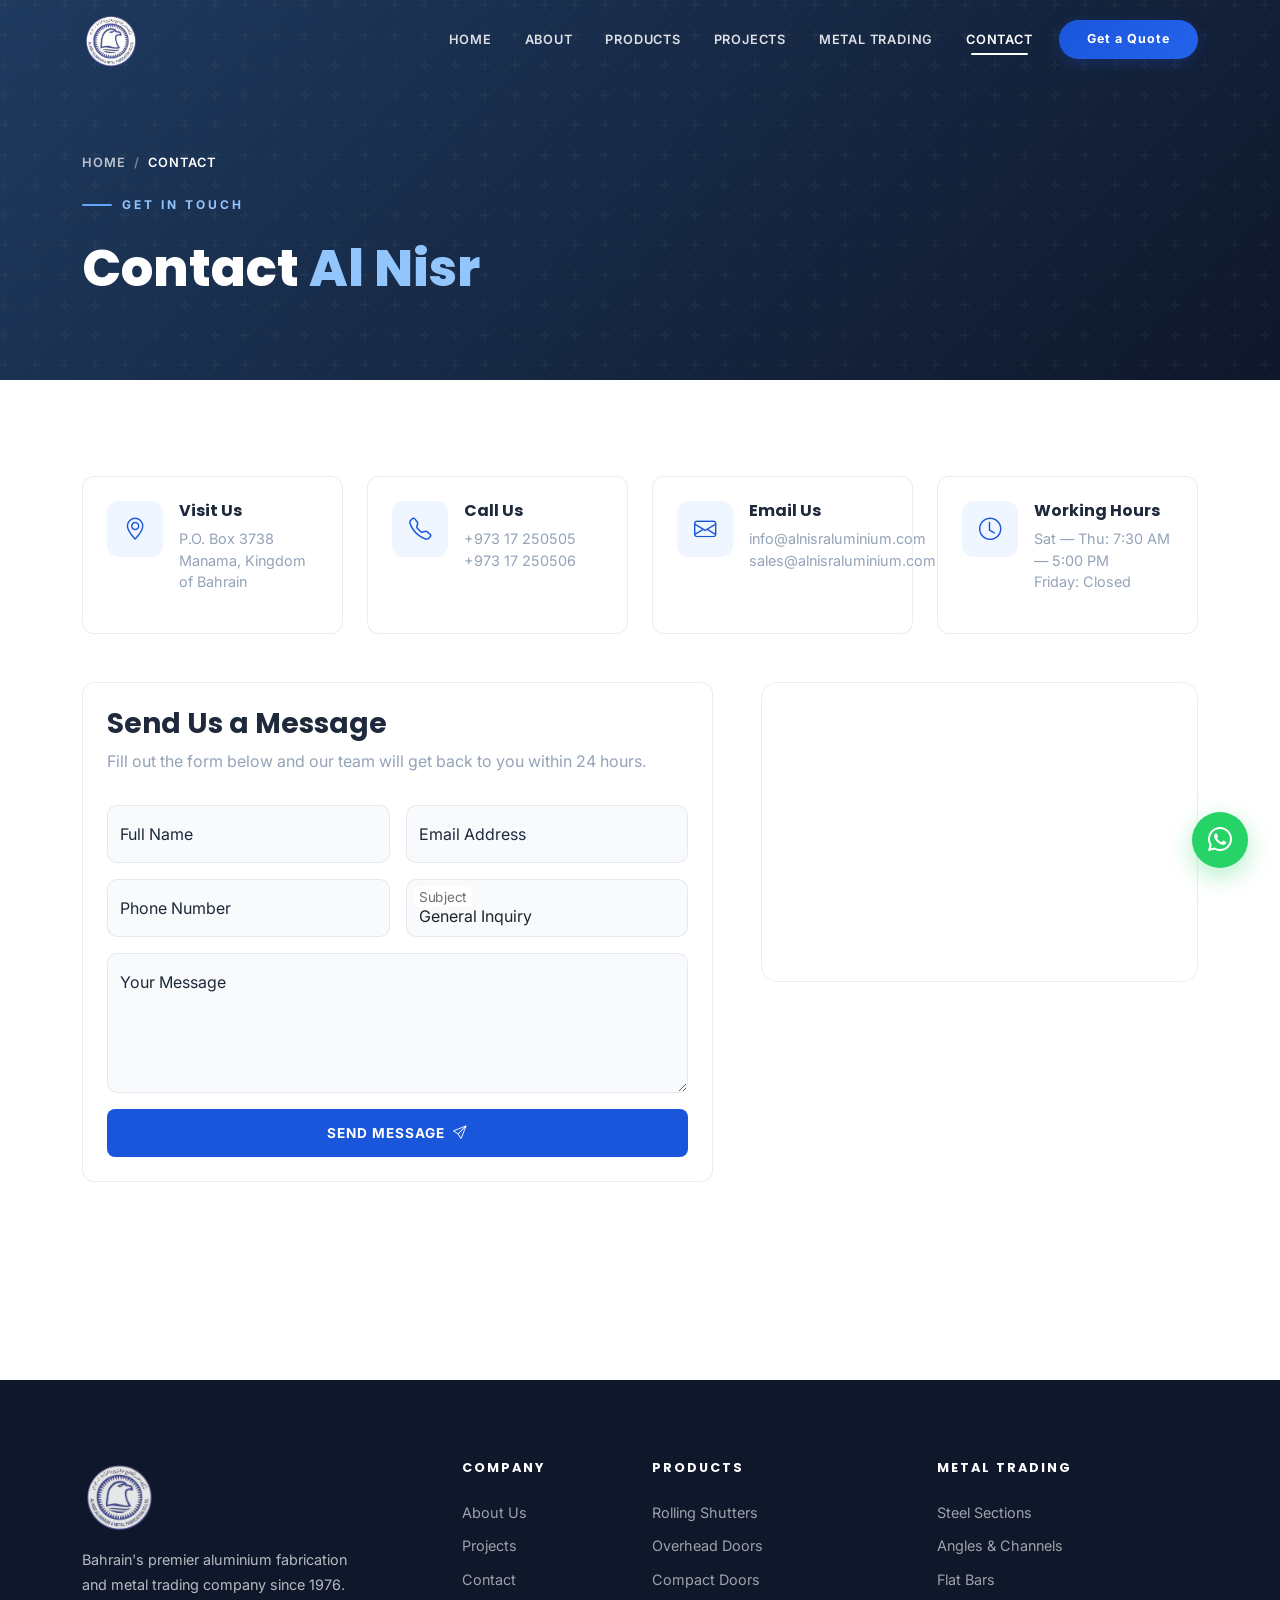
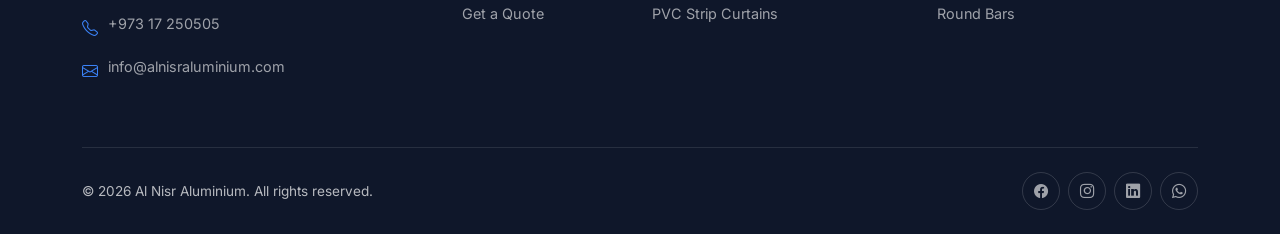
<file: contact.html>
<!DOCTYPE html>
<html lang="en">
<head>
<meta charset="UTF-8">
<meta name="viewport" content="width=device-width, initial-scale=1.0">
<title>Contact Us | Al Nisr Aluminium &amp; Metal Trading</title>
<meta name="description" content="Get in touch with Al Nisr for aluminium fabrication and metal trading inquiries in Bahrain.">
<link href="https://cdn.jsdelivr.net/npm/bootstrap@5.3.3/dist/css/bootstrap.min.css" rel="stylesheet">
<link href="https://cdn.jsdelivr.net/npm/bootstrap-icons@1.11.3/font/bootstrap-icons.min.css" rel="stylesheet">
<link href="css/styles.css" rel="stylesheet">
</head>
<body>

<nav class="an-navbar transparent-nav navbar navbar-expand-lg">
<div class="container">
<a class="navbar-brand" href="index.html"><img src="images/logo.png" alt="Al Nisr Aluminium & Metal Fabrication"></a>
<button class="navbar-toggler" type="button" data-bs-toggle="collapse" data-bs-target="#mainNav"><span class="navbar-toggler-icon"></span></button>
<div class="collapse navbar-collapse" id="mainNav">
<ul class="navbar-nav ms-auto align-items-center gap-1">
<li class="nav-item"><a class="nav-link" href="index.html">Home</a></li>
<li class="nav-item"><a class="nav-link" href="about.html">About</a></li>
<li class="nav-item"><a class="nav-link" href="products.html">Products</a></li>
<li class="nav-item"><a class="nav-link" href="projects.html">Projects</a></li>
<li class="nav-item"><a class="nav-link" href="metal-trading.html">Metal Trading</a></li>
<li class="nav-item"><a class="nav-link active" href="contact.html">Contact</a></li>
<li class="nav-item ms-2"><a class="btn btn-quote" href="request-quote.html">Get a Quote</a></li>
</ul>
</div>
</div>
</nav>

<section class="page-banner">
<div class="container position-relative" style="z-index:1;padding-top:var(--nav-h)">
<nav aria-label="breadcrumb"><ol class="breadcrumb"><li class="breadcrumb-item"><a href="index.html">Home</a></li><li class="breadcrumb-item active">Contact</li></ol></nav>
<div class="section-eyebrow"><div class="line" style="background:#60a5fa"></div><span style="color:#93c5fd">Get in Touch</span></div>
<h1 class="mt-2">Contact <span style="color:#93c5fd">Al Nisr</span></h1>
</div>
</section>

<!-- CONTACT CARDS -->
<section class="section-padding">
<div class="container">
<div class="row g-4 mb-5">
<div class="col-md-6 col-lg-3 fade-up">
<div class="contact-info-card">
<div class="icon-box"><i class="bi bi-geo-alt"></i></div>
<div><h5>Visit Us</h5><p>P.O. Box 3738<br>Manama, Kingdom of Bahrain</p></div>
</div>
</div>
<div class="col-md-6 col-lg-3 fade-up delay-1">
<div class="contact-info-card">
<div class="icon-box"><i class="bi bi-telephone"></i></div>
<div><h5>Call Us</h5><p><a href="tel:+97317250505">+973 17 250505</a><br><a href="tel:+97317250506">+973 17 250506</a></p></div>
</div>
</div>
<div class="col-md-6 col-lg-3 fade-up delay-2">
<div class="contact-info-card">
<div class="icon-box"><i class="bi bi-envelope"></i></div>
<div><h5>Email Us</h5><p><a href="mailto:info@alnisraluminium.com">info@alnisraluminium.com</a><br><a href="mailto:sales@alnisraluminium.com">sales@alnisraluminium.com</a></p></div>
</div>
</div>
<div class="col-md-6 col-lg-3 fade-up delay-3">
<div class="contact-info-card">
<div class="icon-box"><i class="bi bi-clock"></i></div>
<div><h5>Working Hours</h5><p>Sat — Thu: 7:30 AM — 5:00 PM<br>Friday: Closed</p></div>
</div>
</div>
</div>

<!-- FORM + MAP -->
<div class="row g-5">
<div class="col-lg-7 fade-up">
<div class="glass-card p-4">
<h3 style="font-weight:700;margin-bottom:0.5rem">Send Us a Message</h3>
<p style="color:var(--silver);margin-bottom:2rem">Fill out the form below and our team will get back to you within 24 hours.</p>
<form id="contactForm">
<div class="row g-3">
<div class="col-md-6">
<div class="form-floating"><input type="text" class="form-control" id="contactName" placeholder="Full Name" required><label for="contactName">Full Name</label></div>
</div>
<div class="col-md-6">
<div class="form-floating"><input type="email" class="form-control" id="contactEmail" placeholder="Email" required><label for="contactEmail">Email Address</label></div>
</div>
<div class="col-md-6">
<div class="form-floating"><input type="tel" class="form-control" id="contactPhone" placeholder="Phone"><label for="contactPhone">Phone Number</label></div>
</div>
<div class="col-md-6">
<div class="form-floating">
<select class="form-select" id="contactSubject"><option selected>General Inquiry</option><option>Product Inquiry</option><option>Metal Trading</option><option>Quote Request</option><option>After-Sales Support</option></select>
<label for="contactSubject">Subject</label>
</div>
</div>
<div class="col-12">
<div class="form-floating"><textarea class="form-control" id="contactMessage" placeholder="Message" style="height:140px" required></textarea><label for="contactMessage">Your Message</label></div>
</div>
<div class="col-12">
<button type="submit" class="btn-primary-an w-100 justify-content-center">Send Message <i class="bi bi-send"></i></button>
</div>
</div>
</form>
</div>
</div>
<div class="col-lg-5 fade-up delay-1">
<!-- MAP -->
<div class="rounded-4 overflow-hidden mb-4" style="height:300px;border:1px solid var(--glass-border)">
<iframe src="https://www.google.com/maps/embed?pb=!1m18!1m12!1m3!1d3579.8!2d50.58!3d26.22!2m3!1f0!2f0!3f0!3m2!1i1024!2i768!4f13.1!3m3!1m2!1s0x0%3A0x0!2zMjbCsDEzJzEyLjAiTiA1MMKwMzQnNDguMCJF!5e0!3m2!1sen!2sbh!4v1620000000000" width="100%" height="300" style="border:0" allowfullscreen="" loading="lazy"></iframe>
</div>
<!-- WHATSAPP CTA -->
<div class="glass-card text-center p-4">
<div style="font-size:2.5rem;color:#25D366"><i class="bi bi-whatsapp"></i></div>
<h4 style="font-weight:700;margin:1rem 0 0.5rem">Quick Response via WhatsApp</h4>
<p style="color:var(--silver);font-size:0.9rem">Get instant answers to your questions. Our team is available during business hours.</p>
<a href="https://wa.me/97317250505" class="btn-primary-an mt-2 w-100 justify-content-center" style="background:#25D366" target="_blank"><i class="bi bi-whatsapp me-2"></i>Chat on WhatsApp</a>
</div>
</div>
</div>
</div>
</section>

<footer class="an-footer">
<div class="container">
<div class="row g-4">
<div class="col-lg-4">
<div class="footer-logo mb-2"><img src="images/logo.png" alt="Al Nisr Aluminium & Metal Fabrication"></div>
<p class="mt-3" style="max-width:280px">Bahrain's premier aluminium fabrication and metal trading company since 1976.</p>
<div class="footer-contact-item"><i class="bi bi-telephone"></i><a href="tel:+97317250505">+973 17 250505</a></div>
<div class="footer-contact-item"><i class="bi bi-envelope"></i><a href="mailto:info@alnisraluminium.com">info@alnisraluminium.com</a></div>
</div>
<div class="col-6 col-lg-2"><h5>Company</h5><ul class="footer-links"><li><a href="about.html">About Us</a></li><li><a href="projects.html">Projects</a></li><li><a href="contact.html">Contact</a></li><li><a href="request-quote.html">Get a Quote</a></li></ul></div>
<div class="col-6 col-lg-3"><h5>Products</h5><ul class="footer-links"><li><a href="products.html">Rolling Shutters</a></li><li><a href="products.html">Overhead Doors</a></li><li><a href="products.html">Compact Doors</a></li><li><a href="products.html">PVC Strip Curtains</a></li></ul></div>
<div class="col-lg-3"><h5>Metal Trading</h5><ul class="footer-links"><li><a href="metal-trading.html">Steel Sections</a></li><li><a href="metal-trading.html">Angles &amp; Channels</a></li><li><a href="metal-trading.html">Flat Bars</a></li><li><a href="metal-trading.html">Round Bars</a></li></ul></div>
</div>
<div class="footer-bottom d-flex flex-wrap justify-content-between align-items-center">
<span>&copy; 2026 Al Nisr Aluminium. All rights reserved.</span>
<div class="footer-social"><a href="#"><i class="bi bi-facebook"></i></a><a href="#"><i class="bi bi-instagram"></i></a><a href="#"><i class="bi bi-linkedin"></i></a><a href="#"><i class="bi bi-whatsapp"></i></a></div>
</div>
</div>
</footer>

<a href="https://wa.me/97317250505" class="whatsapp-fab" target="_blank"><i class="bi bi-whatsapp"></i></a>
<script src="https://cdn.jsdelivr.net/npm/bootstrap@5.3.3/dist/js/bootstrap.bundle.min.js"></script>
<script src="js/main.js"></script>
</body>
</html>
</file>
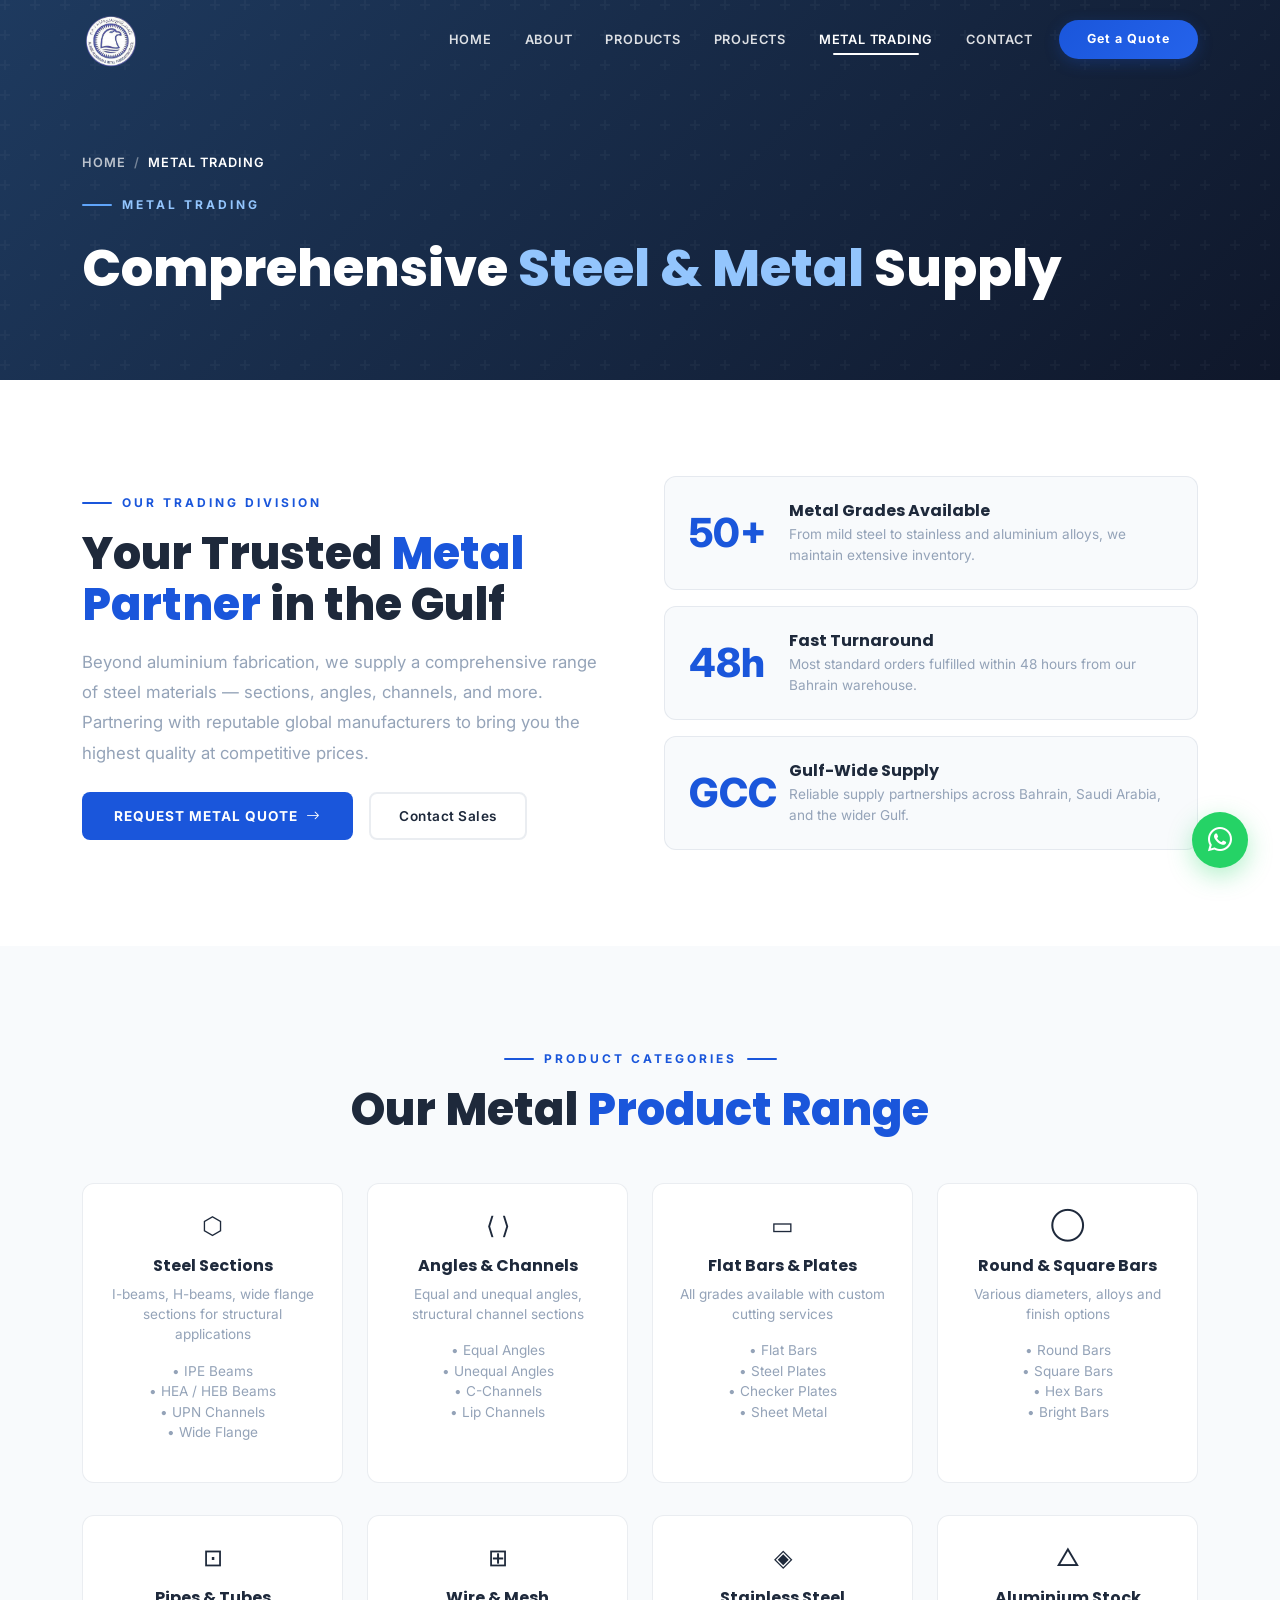
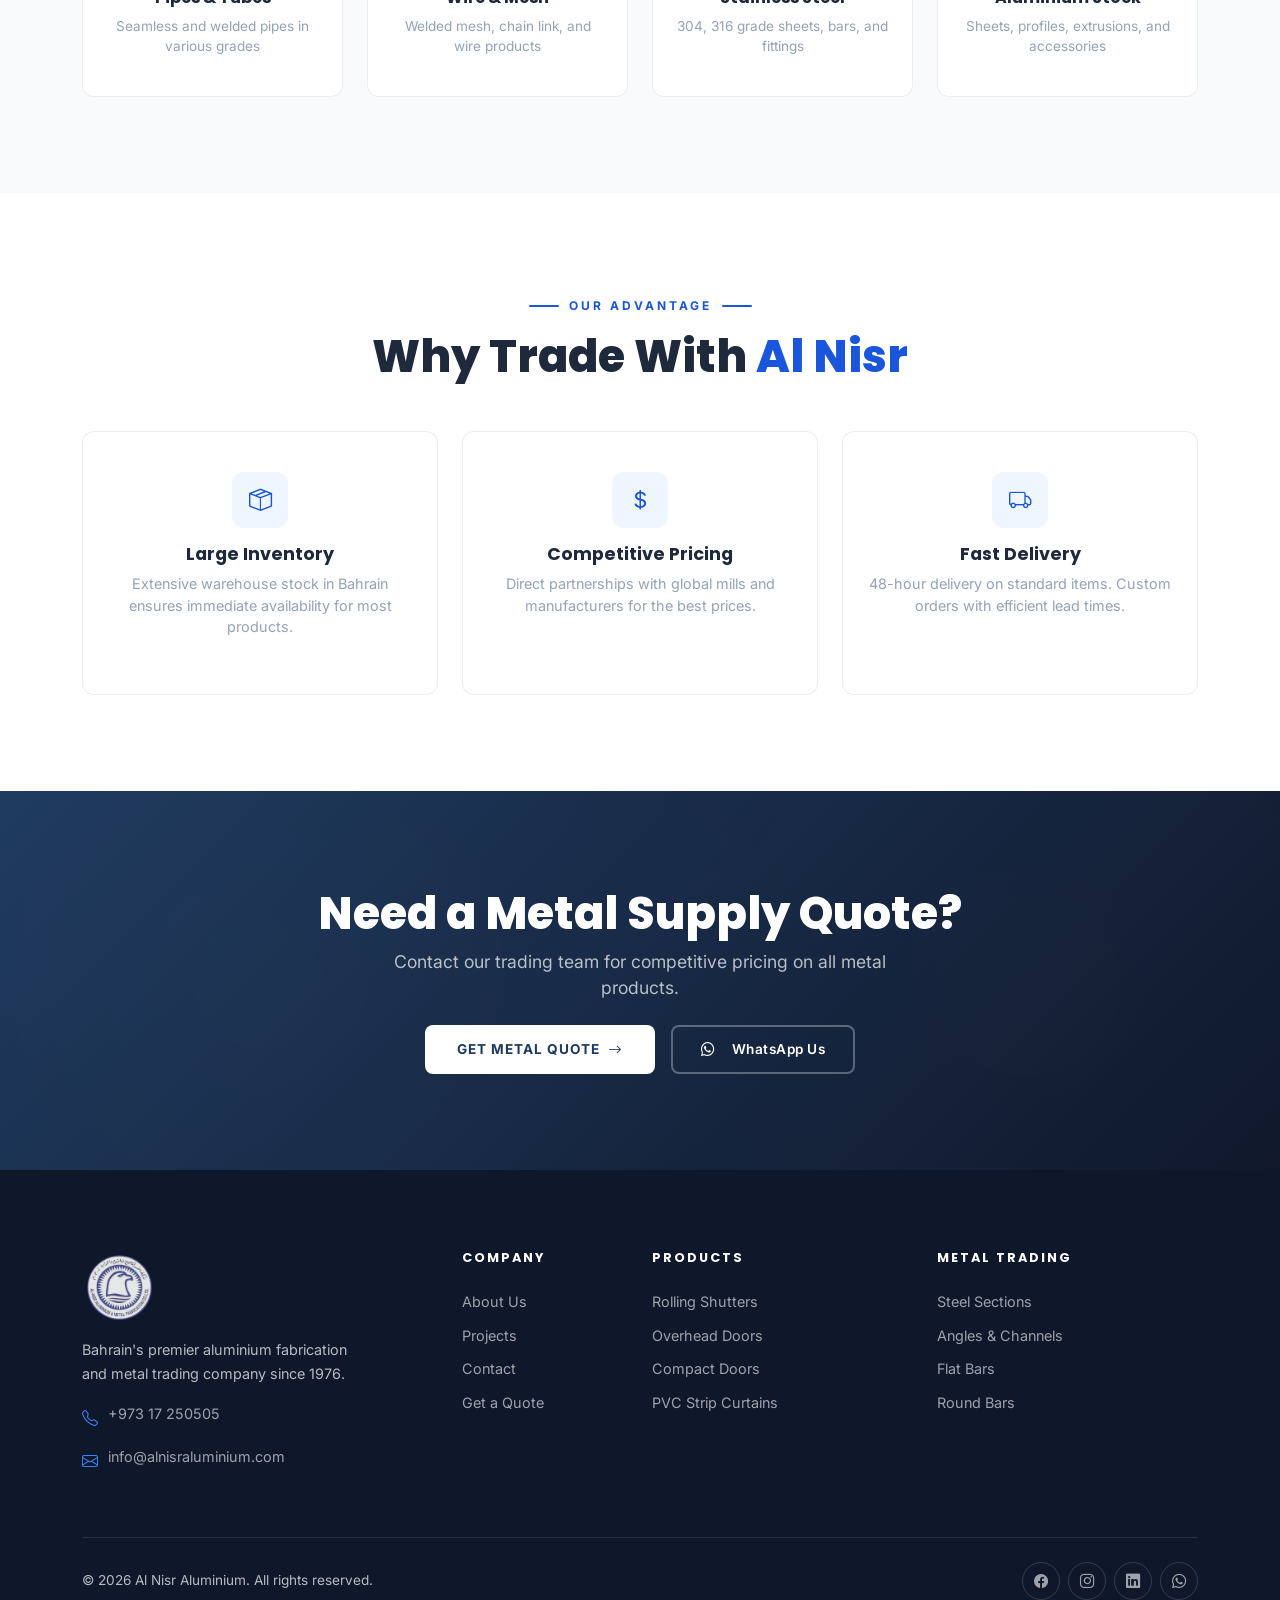
<file: metal-trading.html>
<!DOCTYPE html>
<html lang="en">
<head>
<meta charset="UTF-8">
<meta name="viewport" content="width=device-width, initial-scale=1.0">
<title>Metal Trading | Al Nisr Aluminium &amp; Metal Trading</title>
<meta name="description" content="Comprehensive steel and metal supply across Bahrain and the Gulf region. Sections, angles, channels, flat bars and more.">
<link href="https://cdn.jsdelivr.net/npm/bootstrap@5.3.3/dist/css/bootstrap.min.css" rel="stylesheet">
<link href="https://cdn.jsdelivr.net/npm/bootstrap-icons@1.11.3/font/bootstrap-icons.min.css" rel="stylesheet">
<link href="css/styles.css" rel="stylesheet">
</head>
<body>

<nav class="an-navbar transparent-nav navbar navbar-expand-lg">
<div class="container">
<a class="navbar-brand" href="index.html"><img src="images/logo.png" alt="Al Nisr Aluminium & Metal Fabrication"></a>
<button class="navbar-toggler" type="button" data-bs-toggle="collapse" data-bs-target="#mainNav"><span class="navbar-toggler-icon"></span></button>
<div class="collapse navbar-collapse" id="mainNav">
<ul class="navbar-nav ms-auto align-items-center gap-1">
<li class="nav-item"><a class="nav-link" href="index.html">Home</a></li>
<li class="nav-item"><a class="nav-link" href="about.html">About</a></li>
<li class="nav-item"><a class="nav-link" href="products.html">Products</a></li>
<li class="nav-item"><a class="nav-link" href="projects.html">Projects</a></li>
<li class="nav-item"><a class="nav-link active" href="metal-trading.html">Metal Trading</a></li>
<li class="nav-item"><a class="nav-link" href="contact.html">Contact</a></li>
<li class="nav-item ms-2"><a class="btn btn-quote" href="request-quote.html">Get a Quote</a></li>
</ul>
</div>
</div>
</nav>

<section class="page-banner">
<div class="container position-relative" style="z-index:1;padding-top:var(--nav-h)">
<nav aria-label="breadcrumb"><ol class="breadcrumb"><li class="breadcrumb-item"><a href="index.html">Home</a></li><li class="breadcrumb-item active">Metal Trading</li></ol></nav>
<div class="section-eyebrow"><div class="line" style="background:#60a5fa"></div><span style="color:#93c5fd">Metal Trading</span></div>
<h1 class="mt-2">Comprehensive <span style="color:#93c5fd">Steel &amp; Metal</span> Supply</h1>
</div>
</section>

<!-- INTRO -->
<section class="section-padding">
<div class="container">
<div class="row align-items-center g-5">
<div class="col-lg-6">
<div class="section-eyebrow fade-up"><div class="line"></div><span>Our Trading Division</span></div>
<h2 class="section-title fade-up delay-1">Your Trusted <span class="highlight">Metal Partner</span> in the Gulf</h2>
<p class="section-desc fade-up delay-2">Beyond aluminium fabrication, we supply a comprehensive range of steel materials — sections, angles, channels, and more. Partnering with reputable global manufacturers to bring you the highest quality at competitive prices.</p>
<div class="d-flex flex-wrap gap-3 mt-4 fade-up delay-3">
<a href="request-quote.html" class="btn-primary-an">Request Metal Quote <i class="bi bi-arrow-right"></i></a>
<a href="contact.html" class="btn-outline-an">Contact Sales</a>
</div>
</div>
<div class="col-lg-6">
<div class="row g-3">
<div class="col-12 fade-up delay-1"><div class="metal-spec-card"><div class="stat">50+</div><div><h5>Metal Grades Available</h5><p>From mild steel to stainless and aluminium alloys, we maintain extensive inventory.</p></div></div></div>
<div class="col-12 fade-up delay-2"><div class="metal-spec-card"><div class="stat">48h</div><div><h5>Fast Turnaround</h5><p>Most standard orders fulfilled within 48 hours from our Bahrain warehouse.</p></div></div></div>
<div class="col-12 fade-up delay-3"><div class="metal-spec-card"><div class="stat">GCC</div><div><h5>Gulf-Wide Supply</h5><p>Reliable supply partnerships across Bahrain, Saudi Arabia, and the wider Gulf.</p></div></div></div>
</div>
</div>
</div>
</div>
</section>

<!-- CATEGORIES -->
<section class="section-padding bg-light-custom">
<div class="container">
<div class="text-center mb-5">
<div class="section-eyebrow justify-content-center fade-up"><div class="line"></div><span>Product Categories</span><div class="line"></div></div>
<h2 class="section-title fade-up delay-1">Our Metal <span class="highlight">Product Range</span></h2>
</div>
<div class="row g-4">
<div class="col-md-6 col-lg-3 fade-up"><div class="metal-cat-card text-center"><div class="icon">⬡</div><h5>Steel Sections</h5><p>I-beams, H-beams, wide flange sections for structural applications</p><ul class="list-unstyled mt-3" style="font-size:0.85rem;color:var(--silver)"><li>• IPE Beams</li><li>• HEA / HEB Beams</li><li>• UPN Channels</li><li>• Wide Flange</li></ul></div></div>
<div class="col-md-6 col-lg-3 fade-up delay-1"><div class="metal-cat-card text-center"><div class="icon">⟨ ⟩</div><h5>Angles &amp; Channels</h5><p>Equal and unequal angles, structural channel sections</p><ul class="list-unstyled mt-3" style="font-size:0.85rem;color:var(--silver)"><li>• Equal Angles</li><li>• Unequal Angles</li><li>• C-Channels</li><li>• Lip Channels</li></ul></div></div>
<div class="col-md-6 col-lg-3 fade-up delay-2"><div class="metal-cat-card text-center"><div class="icon">▭</div><h5>Flat Bars &amp; Plates</h5><p>All grades available with custom cutting services</p><ul class="list-unstyled mt-3" style="font-size:0.85rem;color:var(--silver)"><li>• Flat Bars</li><li>• Steel Plates</li><li>• Checker Plates</li><li>• Sheet Metal</li></ul></div></div>
<div class="col-md-6 col-lg-3 fade-up delay-3"><div class="metal-cat-card text-center"><div class="icon">◯</div><h5>Round &amp; Square Bars</h5><p>Various diameters, alloys and finish options</p><ul class="list-unstyled mt-3" style="font-size:0.85rem;color:var(--silver)"><li>• Round Bars</li><li>• Square Bars</li><li>• Hex Bars</li><li>• Bright Bars</li></ul></div></div>
</div>
<div class="row g-4 mt-2">
<div class="col-md-6 col-lg-3 fade-up"><div class="metal-cat-card text-center"><div class="icon">⊡</div><h5>Pipes &amp; Tubes</h5><p>Seamless and welded pipes in various grades</p></div></div>
<div class="col-md-6 col-lg-3 fade-up delay-1"><div class="metal-cat-card text-center"><div class="icon">⊞</div><h5>Wire &amp; Mesh</h5><p>Welded mesh, chain link, and wire products</p></div></div>
<div class="col-md-6 col-lg-3 fade-up delay-2"><div class="metal-cat-card text-center"><div class="icon">◈</div><h5>Stainless Steel</h5><p>304, 316 grade sheets, bars, and fittings</p></div></div>
<div class="col-md-6 col-lg-3 fade-up delay-3"><div class="metal-cat-card text-center"><div class="icon">△</div><h5>Aluminium Stock</h5><p>Sheets, profiles, extrusions, and accessories</p></div></div>
</div>
</div>
</section>

<!-- WHY TRADE WITH US -->
<section class="section-padding">
<div class="container">
<div class="text-center mb-5">
<div class="section-eyebrow justify-content-center fade-up"><div class="line"></div><span>Our Advantage</span><div class="line"></div></div>
<h2 class="section-title fade-up delay-1">Why Trade With <span class="highlight">Al Nisr</span></h2>
</div>
<div class="row g-4">
<div class="col-md-6 col-lg-4 fade-up"><div class="why-card"><div class="icon-box mx-auto mb-3"><i class="bi bi-box-seam"></i></div><h4>Large Inventory</h4><p>Extensive warehouse stock in Bahrain ensures immediate availability for most products.</p></div></div>
<div class="col-md-6 col-lg-4 fade-up delay-1"><div class="why-card"><div class="icon-box mx-auto mb-3"><i class="bi bi-currency-dollar"></i></div><h4>Competitive Pricing</h4><p>Direct partnerships with global mills and manufacturers for the best prices.</p></div></div>
<div class="col-md-6 col-lg-4 fade-up delay-2"><div class="why-card"><div class="icon-box mx-auto mb-3"><i class="bi bi-truck"></i></div><h4>Fast Delivery</h4><p>48-hour delivery on standard items. Custom orders with efficient lead times.</p></div></div>
</div>
</div>
</section>

<!-- CTA -->
<section class="cta-section section-padding text-center position-relative">
<div class="container position-relative" style="z-index:1">
<h2 class="fade-up">Need a Metal Supply Quote?</h2>
<p class="mx-auto fade-up delay-1" style="max-width:560px;color:rgba(255,255,255,0.7)">Contact our trading team for competitive pricing on all metal products.</p>
<div class="d-flex justify-content-center gap-3 mt-4 fade-up delay-2">
<a href="request-quote.html" class="btn-primary-an" style="background:#fff;color:var(--primary-dark)">Get Metal Quote <i class="bi bi-arrow-right"></i></a>
<a href="https://wa.me/97317250505" class="btn-outline-an btn-outline-light-an" target="_blank"><i class="bi bi-whatsapp me-2"></i>WhatsApp Us</a>
</div>
</div>
</section>

<footer class="an-footer">
<div class="container">
<div class="row g-4">
<div class="col-lg-4">
<div class="footer-logo mb-2"><img src="images/logo.png" alt="Al Nisr Aluminium & Metal Fabrication"></div>
<p class="mt-3" style="max-width:280px">Bahrain's premier aluminium fabrication and metal trading company since 1976.</p>
<div class="footer-contact-item"><i class="bi bi-telephone"></i><a href="tel:+97317250505">+973 17 250505</a></div>
<div class="footer-contact-item"><i class="bi bi-envelope"></i><a href="mailto:info@alnisraluminium.com">info@alnisraluminium.com</a></div>
</div>
<div class="col-6 col-lg-2"><h5>Company</h5><ul class="footer-links"><li><a href="about.html">About Us</a></li><li><a href="projects.html">Projects</a></li><li><a href="contact.html">Contact</a></li><li><a href="request-quote.html">Get a Quote</a></li></ul></div>
<div class="col-6 col-lg-3"><h5>Products</h5><ul class="footer-links"><li><a href="products.html">Rolling Shutters</a></li><li><a href="products.html">Overhead Doors</a></li><li><a href="products.html">Compact Doors</a></li><li><a href="products.html">PVC Strip Curtains</a></li></ul></div>
<div class="col-lg-3"><h5>Metal Trading</h5><ul class="footer-links"><li><a href="metal-trading.html">Steel Sections</a></li><li><a href="metal-trading.html">Angles &amp; Channels</a></li><li><a href="metal-trading.html">Flat Bars</a></li><li><a href="metal-trading.html">Round Bars</a></li></ul></div>
</div>
<div class="footer-bottom d-flex flex-wrap justify-content-between align-items-center">
<span>&copy; 2026 Al Nisr Aluminium. All rights reserved.</span>
<div class="footer-social"><a href="#"><i class="bi bi-facebook"></i></a><a href="#"><i class="bi bi-instagram"></i></a><a href="#"><i class="bi bi-linkedin"></i></a><a href="#"><i class="bi bi-whatsapp"></i></a></div>
</div>
</div>
</footer>

<a href="https://wa.me/97317250505" class="whatsapp-fab" target="_blank"><i class="bi bi-whatsapp"></i></a>
<script src="https://cdn.jsdelivr.net/npm/bootstrap@5.3.3/dist/js/bootstrap.bundle.min.js"></script>
<script src="js/main.js"></script>
</body>
</html>
</file>
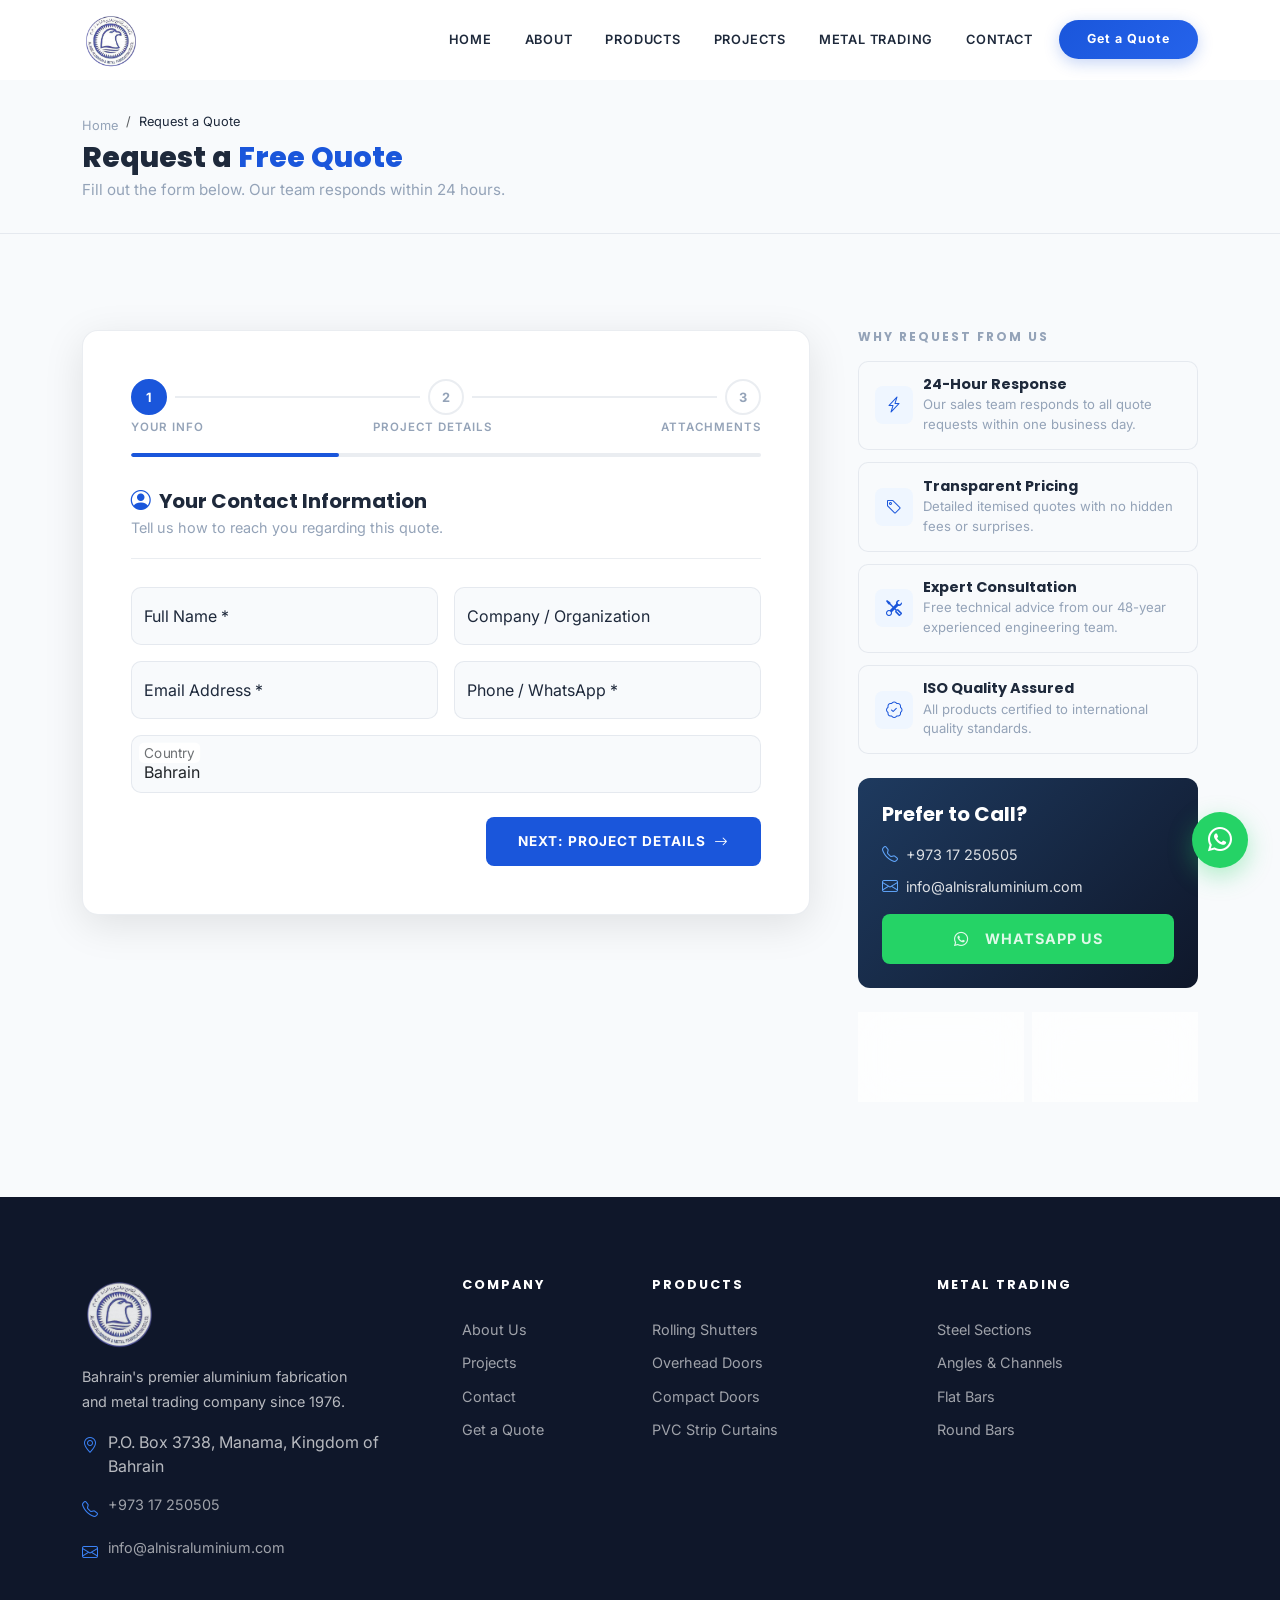
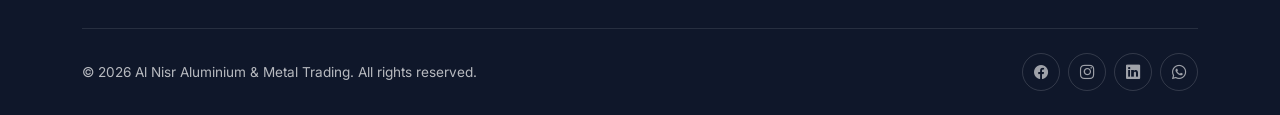
<file: request-quote.html>
<!DOCTYPE html>
<html lang="en">
<head>
<meta charset="UTF-8">
<meta name="viewport" content="width=device-width, initial-scale=1.0">
<title>Request a Quote | Al Nisr Aluminium &amp; Metal Trading</title>
<meta name="description" content="Request a detailed quote for aluminium fabrication, rolling shutters, overhead doors or metal supply from Al Nisr Bahrain.">
<link href="https://cdn.jsdelivr.net/npm/bootstrap@5.3.3/dist/css/bootstrap.min.css" rel="stylesheet">
<link href="https://cdn.jsdelivr.net/npm/bootstrap-icons@1.11.3/font/bootstrap-icons.min.css" rel="stylesheet">
<link href="css/styles.css" rel="stylesheet">
<style>
.quote-step-panel { display: none; }
.quote-step-panel.active { display: block; }
.step-header { border-bottom: 1px solid var(--glass-border); padding-bottom: 1.25rem; margin-bottom: 1.75rem; }
.step-header h5 { font-weight: 700; margin: 0; }
.step-header p { color: var(--silver); font-size: 0.9rem; margin: 0.25rem 0 0; }
.trust-badge { display: flex; align-items: center; gap: 10px; padding: 0.9rem 1rem; border-radius: 10px; background: var(--off-white); border: 1px solid var(--glass-border); margin-bottom: 0.75rem; transition: var(--transition); }
.trust-badge:hover { border-color: var(--primary); }
.trust-badge .badge-icon { width: 38px; height: 38px; border-radius: 8px; background: #eff6ff; display: flex; align-items: center; justify-content: center; flex-shrink: 0; color: var(--primary); font-size: 1rem; }
.trust-badge p { font-size: 0.82rem; color: var(--silver); margin: 0; }
.trust-badge h6 { font-size: 0.9rem; font-weight: 700; margin: 0 0 2px; }
.sidebar-contact-card { background: linear-gradient(135deg, var(--primary-dark), var(--dark)); border-radius: var(--radius); padding: 1.5rem; color: #fff; }
.sidebar-contact-card h5 { font-weight: 700; color: #fff; }
.sidebar-contact-card a { color: rgba(255,255,255,0.85); text-decoration: none; font-size: 0.9rem; }
.sidebar-contact-card a:hover { color: #fff; }
.progress-bar-custom { height: 4px; background: var(--glass-border); border-radius: 2px; margin-bottom: 2rem; overflow: hidden; }
.progress-fill { height: 100%; background: var(--primary); border-radius: 2px; transition: width 0.4s ease; }
</style>
</head>
<body>

<nav class="an-navbar navbar navbar-expand-lg scrolled">
<div class="container">
<a class="navbar-brand" href="index.html"><img src="images/logo.png" alt="Al Nisr Aluminium & Metal Fabrication"></a>
<button class="navbar-toggler" type="button" data-bs-toggle="collapse" data-bs-target="#mainNav"><span class="navbar-toggler-icon"></span></button>
<div class="collapse navbar-collapse" id="mainNav">
<ul class="navbar-nav ms-auto align-items-center gap-1">
<li class="nav-item"><a class="nav-link" href="index.html">Home</a></li>
<li class="nav-item"><a class="nav-link" href="about.html">About</a></li>
<li class="nav-item"><a class="nav-link" href="products.html">Products</a></li>
<li class="nav-item"><a class="nav-link" href="projects.html">Projects</a></li>
<li class="nav-item"><a class="nav-link" href="metal-trading.html">Metal Trading</a></li>
<li class="nav-item"><a class="nav-link" href="contact.html">Contact</a></li>
<li class="nav-item ms-2"><a class="btn btn-quote active" href="request-quote.html">Get a Quote</a></li>
</ul>
</div>
</div>
</nav>

<!-- PAGE HEADER -->
<div style="background:var(--off-white);border-bottom:1px solid var(--glass-border);padding:2rem 0;margin-top:var(--nav-h)">
<div class="container">
<nav aria-label="breadcrumb"><ol class="breadcrumb mb-1"><li class="breadcrumb-item"><a href="index.html" style="color:var(--silver);font-size:0.8rem;text-decoration:none">Home</a></li><li class="breadcrumb-item active" style="font-size:0.8rem;color:var(--charcoal)">Request a Quote</li></ol></nav>
<h1 style="font-size:1.8rem;font-weight:800;margin:0">Request a <span style="color:var(--primary)">Free Quote</span></h1>
<p style="color:var(--silver);margin:0.25rem 0 0;font-size:0.95rem">Fill out the form below. Our team responds within 24 hours.</p>
</div>
</div>

<!-- MAIN CONTENT -->
<section class="section-padding bg-light-custom">
<div class="container">
<div class="row g-5 align-items-start">

<!-- FORM -->
<div class="col-lg-8 fade-up">
<div class="bg-white rounded-4 p-4 p-md-5" style="box-shadow:var(--shadow-lg);border:1px solid var(--glass-border)">

<!-- Step Indicators -->
<div class="quote-step-indicator mb-1">
<div class="quote-step-circle active" id="circle-1">1</div>
<div class="quote-step-line"></div>
<div class="quote-step-circle" id="circle-2">2</div>
<div class="quote-step-line"></div>
<div class="quote-step-circle" id="circle-3">3</div>
</div>
<div class="d-flex justify-content-between mb-3" style="font-size:0.72rem;font-weight:600;text-transform:uppercase;letter-spacing:1px;color:var(--silver)">
<span>Your Info</span><span>Project Details</span><span>Attachments</span>
</div>
<div class="progress-bar-custom"><div class="progress-fill" id="progressFill" style="width:33%"></div></div>

<!-- STEP 1: Contact Info -->
<div class="quote-step-panel active" id="step-1">
<div class="step-header"><h5><i class="bi bi-person-circle me-2" style="color:var(--primary)"></i>Your Contact Information</h5><p>Tell us how to reach you regarding this quote.</p></div>
<div class="row g-3">
<div class="col-md-6"><div class="form-floating"><input type="text" class="form-control" id="q_name" placeholder="Full Name" required><label for="q_name">Full Name *</label></div></div>
<div class="col-md-6"><div class="form-floating"><input type="text" class="form-control" id="q_company" placeholder="Company"><label for="q_company">Company / Organization</label></div></div>
<div class="col-md-6"><div class="form-floating"><input type="email" class="form-control" id="q_email" placeholder="Email" required><label for="q_email">Email Address *</label></div></div>
<div class="col-md-6"><div class="form-floating"><input type="tel" class="form-control" id="q_phone" placeholder="Phone" required><label for="q_phone">Phone / WhatsApp *</label></div></div>
<div class="col-12"><div class="form-floating">
<select class="form-select" id="q_country"><option selected>Bahrain</option><option>Saudi Arabia</option><option>Kuwait</option><option>UAE</option><option>Qatar</option><option>Oman</option><option>Other</option></select>
<label for="q_country">Country</label>
</div></div>
</div>
<div class="d-flex justify-content-end mt-4"><button class="btn-primary-an btn-next-step">Next: Project Details <i class="bi bi-arrow-right"></i></button></div>
</div>

<!-- STEP 2: Project Details -->
<div class="quote-step-panel" id="step-2">
<div class="step-header"><h5><i class="bi bi-clipboard-data me-2" style="color:var(--primary)"></i>Project Details</h5><p>Describe what you need so we can prepare an accurate quote.</p></div>
<div class="row g-3">
<div class="col-md-6"><div class="form-floating">
<select class="form-select" id="q_category"><option selected>Select Category</option><option>Rolling Shutters</option><option>Sectional Overhead Doors</option><option>Compact / Folding Doors</option><option>Polycarbonate Shutters</option><option>PVC Strip Curtains</option><option>Window Shutters</option><option>Aluminium Windows &amp; Glazing</option><option>Metal Trading / Steel Supply</option><option>Other</option></select>
<label for="q_category">Product Category *</label>
</div></div>
<div class="col-md-6"><div class="form-floating">
<select class="form-select" id="q_usage"><option selected>Select Usage</option><option>Residential / Villa</option><option>Commercial / Retail</option><option>Industrial / Warehouse</option><option>Hospitality</option><option>Government</option></select>
<label for="q_usage">Usage Type</label>
</div></div>
<div class="col-md-6"><div class="form-floating"><input type="text" class="form-control" id="q_width" placeholder="Width"><label for="q_width">Approximate Width (mm)</label></div></div>
<div class="col-md-6"><div class="form-floating"><input type="text" class="form-control" id="q_height" placeholder="Height"><label for="q_height">Approximate Height (mm)</label></div></div>
<div class="col-md-6"><div class="form-floating"><input type="number" class="form-control" id="q_qty" placeholder="Quantity" min="1"><label for="q_qty">Quantity Required</label></div></div>
<div class="col-md-6"><div class="form-floating">
<select class="form-select" id="q_timeline"><option selected>Select Timeline</option><option>ASAP (Under 2 weeks)</option><option>1 Month</option><option>2–3 Months</option><option>Flexible</option></select>
<label for="q_timeline">Required Timeline</label>
</div></div>
<div class="col-12"><div class="form-floating"><textarea class="form-control" id="q_notes" placeholder="Additional notes" style="height:120px"></textarea><label for="q_notes">Additional Requirements / Notes</label></div></div>
</div>
<div class="d-flex justify-content-between mt-4">
<button class="btn-outline-an btn-prev-step"><i class="bi bi-arrow-left"></i> Back</button>
<button class="btn-primary-an btn-next-step">Next: Attachments <i class="bi bi-arrow-right"></i></button>
</div>
</div>

<!-- STEP 3: Attachments + Submit -->
<div class="quote-step-panel" id="step-3">
<div class="step-header"><h5><i class="bi bi-paperclip me-2" style="color:var(--primary)"></i>Attachments &amp; Submission</h5><p>Upload plans, drawings or photos to help us quote accurately.</p></div>
<div class="upload-zone mb-4" onclick="document.getElementById('fileUpload').click()">
<input type="file" id="fileUpload" multiple accept=".pdf,.jpg,.jpeg,.png,.dwg,.doc,.docx" style="display:none" onchange="showFileNames(this)">
<div class="mb-3"><i class="bi bi-cloud-upload" style="font-size:2.5rem;color:var(--primary)"></i></div>
<h6 style="font-weight:700">Drop files here or <span style="color:var(--primary)">click to browse</span></h6>
<p style="color:var(--silver);font-size:0.85rem;margin:0">Supports PDF, JPG, PNG, DWG, DOC — Max 10MB each</p>
<div id="fileNames" class="mt-2" style="font-size:0.8rem;color:var(--primary)"></div>
</div>
<div class="form-check mb-3">
<input class="form-check-input" type="checkbox" id="q_whatsapp">
<label class="form-check-label" for="q_whatsapp" style="font-size:0.9rem">I prefer to be contacted via WhatsApp</label>
</div>
<div class="form-check mb-4">
<input class="form-check-input" type="checkbox" id="q_agree" required>
<label class="form-check-label" for="q_agree" style="font-size:0.9rem">I agree to Al Nisr contacting me regarding this quote request *</label>
</div>
<div id="successMsg" class="alert alert-success d-none" role="alert"><i class="bi bi-check-circle-fill me-2"></i><strong>Quote request submitted!</strong> Our team will contact you within 24 hours.</div>
<div class="d-flex justify-content-between align-items-center">
<button class="btn-outline-an btn-prev-step"><i class="bi bi-arrow-left"></i> Back</button>
<button class="btn-primary-an" id="submitQuote" onclick="submitQuote()">Submit Quote Request <i class="bi bi-send"></i></button>
</div>
</div>

</div>
</div>

<!-- SIDEBAR -->
<div class="col-lg-4 fade-up delay-2">
<div class="position-sticky" style="top:calc(var(--nav-h) + 2rem)">

<!-- Trust badges -->
<h6 style="font-weight:700;text-transform:uppercase;letter-spacing:2px;font-size:0.75rem;color:var(--silver);margin-bottom:1rem">Why Request From Us</h6>
<div class="trust-badge"><div class="badge-icon"><i class="bi bi-lightning-charge"></i></div><div><h6>24-Hour Response</h6><p>Our sales team responds to all quote requests within one business day.</p></div></div>
<div class="trust-badge"><div class="badge-icon"><i class="bi bi-tag"></i></div><div><h6>Transparent Pricing</h6><p>Detailed itemised quotes with no hidden fees or surprises.</p></div></div>
<div class="trust-badge"><div class="badge-icon"><i class="bi bi-tools"></i></div><div><h6>Expert Consultation</h6><p>Free technical advice from our 48-year experienced engineering team.</p></div></div>
<div class="trust-badge"><div class="badge-icon"><i class="bi bi-patch-check"></i></div><div><h6>ISO Quality Assured</h6><p>All products certified to international quality standards.</p></div></div>

<!-- Contact Card -->
<div class="sidebar-contact-card mt-4">
<h5 class="mb-3">Prefer to Call?</h5>
<div class="d-flex align-items-center gap-2 mb-2"><i class="bi bi-telephone" style="color:#60a5fa"></i><a href="tel:+97317250505">+973 17 250505</a></div>
<div class="d-flex align-items-center gap-2 mb-3"><i class="bi bi-envelope" style="color:#60a5fa"></i><a href="mailto:info@alnisraluminium.com">info@alnisraluminium.com</a></div>
<a href="https://wa.me/97317250505" class="btn-primary-an w-100 justify-content-center" style="background:#25D366" target="_blank"><i class="bi bi-whatsapp me-2"></i>WhatsApp Us</a>
</div>

<!-- Stats -->
<div class="row g-2 mt-3">
<div class="col-6"><div class="glass-card text-center p-3"><div style="font-size:1.6rem;font-weight:800;color:var(--primary)">500+</div><div style="font-size:0.7rem;color:var(--silver);text-transform:uppercase;letter-spacing:1px">Projects</div></div></div>
<div class="col-6"><div class="glass-card text-center p-3"><div style="font-size:1.6rem;font-weight:800;color:var(--primary)">48+</div><div style="font-size:0.7rem;color:var(--silver);text-transform:uppercase;letter-spacing:1px">Years Trust</div></div></div>
</div>
</div>
</div>

</div>
</div>
</section>

<!-- FOOTER -->
<footer class="an-footer">
<div class="container">
<div class="row g-4">
<div class="col-lg-4">
<div class="footer-logo mb-2"><img src="images/logo.png" alt="Al Nisr Aluminium & Metal Fabrication"></div>
<p class="mt-3" style="max-width:280px">Bahrain's premier aluminium fabrication and metal trading company since 1976.</p>
<div class="footer-contact-item"><i class="bi bi-geo-alt"></i><span>P.O. Box 3738, Manama, Kingdom of Bahrain</span></div>
<div class="footer-contact-item"><i class="bi bi-telephone"></i><a href="tel:+97317250505">+973 17 250505</a></div>
<div class="footer-contact-item"><i class="bi bi-envelope"></i><a href="mailto:info@alnisraluminium.com">info@alnisraluminium.com</a></div>
</div>
<div class="col-6 col-lg-2"><h5>Company</h5><ul class="footer-links"><li><a href="about.html">About Us</a></li><li><a href="projects.html">Projects</a></li><li><a href="contact.html">Contact</a></li><li><a href="request-quote.html">Get a Quote</a></li></ul></div>
<div class="col-6 col-lg-3"><h5>Products</h5><ul class="footer-links"><li><a href="products.html">Rolling Shutters</a></li><li><a href="products.html">Overhead Doors</a></li><li><a href="products.html">Compact Doors</a></li><li><a href="products.html">PVC Strip Curtains</a></li></ul></div>
<div class="col-lg-3"><h5>Metal Trading</h5><ul class="footer-links"><li><a href="metal-trading.html">Steel Sections</a></li><li><a href="metal-trading.html">Angles &amp; Channels</a></li><li><a href="metal-trading.html">Flat Bars</a></li><li><a href="metal-trading.html">Round Bars</a></li></ul></div>
</div>
<div class="footer-bottom d-flex flex-wrap justify-content-between align-items-center">
<span>&copy; 2026 Al Nisr Aluminium &amp; Metal Trading. All rights reserved.</span>
<div class="footer-social"><a href="#"><i class="bi bi-facebook"></i></a><a href="#"><i class="bi bi-instagram"></i></a><a href="#"><i class="bi bi-linkedin"></i></a><a href="#"><i class="bi bi-whatsapp"></i></a></div>
</div>
</div>
</footer>

<a href="https://wa.me/97317250505" class="whatsapp-fab" target="_blank"><i class="bi bi-whatsapp"></i></a>

<script src="https://cdn.jsdelivr.net/npm/bootstrap@5.3.3/dist/js/bootstrap.bundle.min.js"></script>
<script src="js/main.js"></script>
<script>
function showFileNames(input) {
  const names = Array.from(input.files).map(f => f.name).join(', ');
  document.getElementById('fileNames').textContent = names ? '📎 ' + names : '';
}
function submitQuote() {
  const agree = document.getElementById('q_agree');
  if (!agree.checked) { agree.focus(); return; }
  document.getElementById('successMsg').classList.remove('d-none');
  document.getElementById('submitQuote').disabled = true;
  document.getElementById('submitQuote').textContent = 'Submitted ✓';
  window.scrollTo({ top: document.getElementById('successMsg').offsetTop - 100, behavior: 'smooth' });
}
// Update progress bar and step circles
document.querySelectorAll('.btn-next-step').forEach(btn => {
  btn.addEventListener('click', () => {
    const steps = ['step-1','step-2','step-3'];
    const active = document.querySelector('.quote-step-panel.active');
    const idx = steps.indexOf(active.id);
    if (idx < steps.length - 1) {
      active.classList.remove('active');
      document.getElementById(steps[idx + 1]).classList.add('active');
      updateProgress(idx + 2);
    }
  });
});
document.querySelectorAll('.btn-prev-step').forEach(btn => {
  btn.addEventListener('click', () => {
    const steps = ['step-1','step-2','step-3'];
    const active = document.querySelector('.quote-step-panel.active');
    const idx = steps.indexOf(active.id);
    if (idx > 0) {
      active.classList.remove('active');
      document.getElementById(steps[idx - 1]).classList.add('active');
      updateProgress(idx);
    }
  });
});
function updateProgress(step) {
  const pct = Math.round((step / 3) * 100);
  document.getElementById('progressFill').style.width = pct + '%';
  for (let i = 1; i <= 3; i++) {
    const c = document.getElementById('circle-' + i);
    c.classList.remove('active', 'done');
    if (i === step) c.classList.add('active');
    else if (i < step) c.classList.add('done');
  }
}
</script>
</body>
</html>
</file>
<file: css/styles.css>
/* Al Nisr Premium Light Theme */
@import url('https://fonts.googleapis.com/css2?family=Inter:wght@300;400;500;600;700;800&family=Poppins:wght@300;400;500;600;700;800&display=swap');

:root {
  --primary: #1a56db;
  --primary-light: #3b82f6;
  --primary-dark: #1e3a5f;
  --accent: #2563eb;
  --silver: #94a3b8;
  --silver-light: #e2e8f0;
  --charcoal: #1e293b;
  --dark: #0f172a;
  --white: #ffffff;
  --off-white: #f8fafc;
  --light-bg: #f1f5f9;
  --glass: rgba(255, 255, 255, 0.7);
  --glass-border: rgba(148, 163, 184, 0.2);
  --shadow-sm: 0 1px 3px rgba(0, 0, 0, 0.06);
  --shadow-md: 0 4px 20px rgba(0, 0, 0, 0.08);
  --shadow-lg: 0 10px 40px rgba(0, 0, 0, 0.1);
  --shadow-xl: 0 20px 60px rgba(0, 0, 0, 0.12);
  --nav-h: 80px;
  --radius: 12px;
  --transition: all 0.3s cubic-bezier(0.4, 0, 0.2, 1);
}

* {
  box-sizing: border-box;
}

html {
  scroll-behavior: smooth;
  scroll-padding-top: var(--nav-h);
}

body {
  font-family: 'Inter', sans-serif;
  color: var(--charcoal);
  background: var(--white);
  overflow-x: hidden;
  -webkit-font-smoothing: antialiased;
}

h1,
h2,
h3,
h4,
h5,
h6 {
  font-family: 'Poppins', sans-serif;
}

img {
  max-width: 100%;
  height: auto;
}

/* Logo */
.an-navbar .navbar-brand img {
  height: 56px;
  width: auto;
  transition: var(--transition);
}

.an-footer .footer-logo img {
  height: 72px;
  width: auto;
  opacity: 0.9;
}

/* Scrollbar */
::-webkit-scrollbar {
  width: 6px;
}

::-webkit-scrollbar-track {
  background: var(--off-white);
}

::-webkit-scrollbar-thumb {
  background: var(--primary);
  border-radius: 3px;
}

/* ── NAVBAR ── */
.an-navbar {
  position: fixed;
  top: 0;
  left: 0;
  right: 0;
  z-index: 1050;
  height: var(--nav-h);
  transition: background 0.4s ease, box-shadow 0.4s ease, border-color 0.4s ease;
  background: transparent;
  border-bottom: 1px solid transparent;
}

.an-navbar.scrolled {
  background: rgba(255, 255, 255, 0.82);
  backdrop-filter: blur(24px) saturate(180%);
  -webkit-backdrop-filter: blur(24px) saturate(180%);
  box-shadow: 0 4px 30px rgba(0, 0, 0, 0.06);
  border-bottom: 1px solid rgba(148, 163, 184, 0.15);
}

.an-navbar .navbar-brand {
  font-family: 'Poppins', sans-serif;
  font-weight: 700;
  font-size: 1.4rem;
  color: var(--charcoal);
  transition: var(--transition);
}

.an-navbar .navbar-brand span {
  color: var(--primary);
}

.an-navbar .nav-link {
  font-size: 0.8rem;
  font-weight: 600;
  letter-spacing: 0.8px;
  text-transform: uppercase;
  color: var(--charcoal) !important;
  padding: 0.5rem 0.9rem !important;
  position: relative;
  transition: color 0.3s ease;
}

/* animated underline on hover */
.an-navbar .nav-link::after {
  content: '';
  position: absolute;
  bottom: 2px;
  left: 50%;
  width: 0;
  height: 2px;
  background: var(--primary);
  border-radius: 2px;
  transition: width 0.3s ease, left 0.3s ease;
}

.an-navbar .nav-link:hover::after,
.an-navbar .nav-link.active::after {
  width: 60%;
  left: 20%;
}

.an-navbar .nav-link:hover {
  color: var(--primary) !important;
}

/* active link pill glow */
.an-navbar .nav-link.active {
  color: var(--primary) !important;
}

/* ── transparent variant (over dark hero) ── */
.an-navbar.transparent-nav .nav-link {
  color: rgba(255, 255, 255, 0.85) !important;
}

.an-navbar.transparent-nav .nav-link::after {
  background: #fff;
}

.an-navbar.transparent-nav .nav-link:hover {
  color: #fff !important;
}

.an-navbar.transparent-nav .nav-link.active {
  color: #fff !important;
}

.an-navbar.transparent-nav .navbar-brand {
  color: #fff;
}

/* ── scrolled + transparent override ── */
.an-navbar.transparent-nav.scrolled .nav-link {
  color: var(--charcoal) !important;
}

.an-navbar.transparent-nav.scrolled .nav-link::after {
  background: var(--primary);
}

.an-navbar.transparent-nav.scrolled .nav-link:hover {
  color: var(--primary) !important;
}

.an-navbar.transparent-nav.scrolled .nav-link.active {
  color: var(--primary) !important;
}

.an-navbar.transparent-nav.scrolled .navbar-brand {
  color: var(--charcoal);
}

/* ── CTA Button (Get a Quote) ── */
.btn-quote {
  background: linear-gradient(135deg, var(--primary) 0%, var(--accent) 100%);
  color: #fff !important;
  border-radius: 50px;
  padding: 10px 28px !important;
  font-size: 0.78rem !important;
  font-weight: 700 !important;
  letter-spacing: 1px;
  border: none;
  box-shadow: 0 4px 15px rgba(26, 86, 219, 0.25);
  transition: transform 0.3s ease, box-shadow 0.3s ease, background 0.3s ease;
}

.btn-quote:hover {
  transform: translateY(-2px);
  box-shadow: 0 8px 30px rgba(26, 86, 219, 0.4);
  background: linear-gradient(135deg, var(--primary-dark) 0%, var(--primary) 100%);
}

.btn-quote:active {
  transform: translateY(0);
  box-shadow: 0 4px 15px rgba(26, 86, 219, 0.25);
}

/* ── Mobile toggler polish ── */
.an-navbar .navbar-toggler {
  border: 1px solid rgba(148, 163, 184, 0.3);
  border-radius: 8px;
  padding: 6px 10px;
  transition: var(--transition);
}

.an-navbar .navbar-toggler:focus {
  box-shadow: none;
  border-color: var(--primary);
}

.an-navbar.transparent-nav .navbar-toggler {
  border-color: rgba(255, 255, 255, 0.3);
}

.an-navbar.transparent-nav .navbar-toggler .navbar-toggler-icon {
  filter: brightness(0) invert(1);
}

.an-navbar.transparent-nav.scrolled .navbar-toggler {
  border-color: rgba(148, 163, 184, 0.3);
}

.an-navbar.transparent-nav.scrolled .navbar-toggler .navbar-toggler-icon {
  filter: none;
}

/* ── HERO ── */
.an-hero {
  position: relative;
  min-height: 100vh;
  display: flex;
  align-items: center;
  overflow: hidden;
  background: linear-gradient(135deg, var(--primary-dark) 0%, var(--dark) 100%);
}

.an-hero-overlay {
  position: absolute;
  inset: 0;
  background: linear-gradient(135deg, rgba(15, 23, 42, 0.7) 0%, rgba(30, 58, 95, 0.5) 100%);
  z-index: 1;
}

.an-hero-bg {
  position: absolute;
  inset: 0;
  background-size: cover;
  background-position: center;
  z-index: 0;
}

.an-hero-content {
  position: relative;
  z-index: 2;
  padding-top: var(--nav-h);
}

.an-hero .eyebrow {
  display: inline-flex;
  align-items: center;
  gap: 8px;
  background: rgba(255, 255, 255, 0.1);
  backdrop-filter: blur(10px);
  border: 1px solid rgba(255, 255, 255, 0.2);
  border-radius: 50px;
  padding: 8px 20px;
  font-size: 0.75rem;
  font-weight: 600;
  letter-spacing: 2px;
  text-transform: uppercase;
  color: rgba(255, 255, 255, 0.9);
}

.an-hero h1 {
  font-size: clamp(2.5rem, 5vw, 4.5rem);
  font-weight: 800;
  color: #fff;
  line-height: 1.1;
  margin-bottom: 1.5rem;
}

.an-hero h1 .text-gradient {
  background: linear-gradient(135deg, #60a5fa, #93c5fd);
  -webkit-background-clip: text;
  -webkit-text-fill-color: transparent;
  background-clip: text;
}

.an-hero .lead {
  font-size: 1.1rem;
  color: rgba(255, 255, 255, 0.8);
  line-height: 1.7;
  max-width: 540px;
}

/* Hero Stats */
.hero-stats {
  display: flex;
  gap: 3rem;
  margin-top: 3rem;
}

.hero-stat h3 {
  font-size: 2.5rem;
  font-weight: 800;
  color: #fff;
  margin-bottom: 0;
}

.hero-stat p {
  font-size: 0.8rem;
  font-weight: 600;
  letter-spacing: 1.5px;
  text-transform: uppercase;
  color: rgba(255, 255, 255, 0.6);
}

.hero-floating-card {
  background: rgba(255, 255, 255, 0.1);
  backdrop-filter: blur(20px);
  border: 1px solid rgba(255, 255, 255, 0.2);
  border-radius: 16px;
  overflow: hidden;
  transition: var(--transition);
}

.hero-floating-card:hover {
  transform: translateY(-5px);
}

.hero-floating-card img {
  width: 100%;
  height: 220px;
  object-fit: cover;
}

.hero-floating-card .card-body {
  padding: 1.25rem;
}

.hero-floating-card .badge {
  background: rgba(37, 99, 235, 0.3);
  color: #93c5fd;
  font-size: 0.7rem;
  letter-spacing: 1px;
}

.hero-floating-card h5 {
  color: #fff;
  font-size: 1rem;
  font-weight: 600;
}

.hero-floating-card p {
  color: rgba(255, 255, 255, 0.7);
  font-size: 0.85rem;
}

/* ── BUTTONS ── */
.btn-primary-an {
  background: var(--primary);
  color: #fff;
  border: none;
  border-radius: 8px;
  padding: 14px 32px;
  font-size: 0.85rem;
  font-weight: 700;
  letter-spacing: 1px;
  text-transform: uppercase;
  text-decoration: none;
  display: inline-flex;
  align-items: center;
  gap: 8px;
  transition: var(--transition);
}

.btn-primary-an:hover {
  background: var(--primary-dark);
  color: #fff;
  transform: translateY(-2px);
  box-shadow: 0 8px 25px rgba(26, 86, 219, 0.3);
}

.btn-outline-an {
  background: transparent;
  color: var(--charcoal);
  border: 2px solid var(--glass-border);
  border-radius: 8px;
  padding: 12px 28px;
  font-size: 0.85rem;
  font-weight: 600;
  letter-spacing: 0.5px;
  text-decoration: none;
  display: inline-flex;
  align-items: center;
  gap: 8px;
  transition: var(--transition);
}

.btn-outline-an:hover {
  border-color: var(--primary);
  color: var(--primary);
}

.btn-outline-light-an {
  border-color: rgba(255, 255, 255, 0.3);
  color: #fff;
}

.btn-outline-light-an:hover {
  border-color: #fff;
  color: #fff;
  background: rgba(255, 255, 255, 0.1);
}

/* ── SECTIONS ── */
.section-padding {
  padding: 6rem 0;
}

.section-padding-lg {
  padding: 8rem 0;
}

.bg-light-custom {
  background: var(--off-white);
}

.bg-light-blue {
  background: linear-gradient(180deg, #eff6ff 0%, var(--off-white) 100%);
}

.section-eyebrow {
  display: inline-flex;
  align-items: center;
  gap: 10px;
  margin-bottom: 1rem;
}

.section-eyebrow .line {
  width: 30px;
  height: 2px;
  background: var(--primary);
  border-radius: 2px;
}

.section-eyebrow span {
  font-size: 0.75rem;
  font-weight: 700;
  letter-spacing: 3px;
  text-transform: uppercase;
  color: var(--primary);
}

.section-title {
  font-size: clamp(2rem, 3.5vw, 3.2rem);
  font-weight: 800;
  color: var(--charcoal);
  line-height: 1.15;
  margin-bottom: 1rem;
}

.section-title .highlight {
  color: var(--primary);
}

.section-desc {
  font-size: 1.05rem;
  color: var(--silver);
  line-height: 1.8;
  max-width: 600px;
}

/* ── CARDS ── */
.an-card {
  background: var(--white);
  border: 1px solid var(--glass-border);
  border-radius: var(--radius);
  overflow: hidden;
  transition: var(--transition);
  height: 100%;
}

.an-card:hover {
  transform: translateY(-8px);
  box-shadow: var(--shadow-lg);
  border-color: transparent;
}

.an-card .card-img-top {
  height: 220px;
  object-fit: cover;
  transition: transform 0.5s;
}

.an-card:hover .card-img-top {
  transform: scale(1.05);
}

.an-card .card-body {
  padding: 1.5rem;
}

.an-card .card-tag {
  display: inline-block;
  padding: 4px 12px;
  background: #eff6ff;
  color: var(--primary);
  font-size: 0.7rem;
  font-weight: 700;
  letter-spacing: 1px;
  text-transform: uppercase;
  border-radius: 4px;
}

.an-card h5 {
  font-weight: 700;
  color: var(--charcoal);
  margin-top: 0.75rem;
}

.an-card p {
  color: var(--silver);
  font-size: 0.9rem;
  line-height: 1.6;
}

.an-card .card-link {
  color: var(--primary);
  font-size: 0.8rem;
  font-weight: 700;
  text-decoration: none;
  display: inline-flex;
  align-items: center;
  gap: 6px;
  transition: var(--transition);
}

.an-card .card-link:hover {
  gap: 10px;
}

/* Glass Card */
.glass-card {
  background: var(--glass);
  backdrop-filter: blur(20px);
  border: 1px solid var(--glass-border);
  border-radius: var(--radius);
  padding: 2rem;
  transition: var(--transition);
}

.glass-card:hover {
  box-shadow: var(--shadow-md);
  transform: translateY(-4px);
}

/* Icon Box */
.icon-box {
  width: 56px;
  height: 56px;
  border-radius: 12px;
  background: #eff6ff;
  display: flex;
  align-items: center;
  justify-content: center;
  flex-shrink: 0;
  transition: var(--transition);
}

.icon-box i {
  font-size: 1.4rem;
  color: var(--primary);
}

.an-card:hover .icon-box,
.glass-card:hover .icon-box {
  background: var(--primary);
}

.an-card:hover .icon-box i,
.glass-card:hover .icon-box i {
  color: #fff;
}

/* ── MARQUEE ── */
.marquee-strip {
  background: var(--off-white);
  border-top: 1px solid var(--glass-border);
  border-bottom: 1px solid var(--glass-border);
  padding: 1.25rem 0;
  overflow: hidden;
}

.marquee-inner {
  display: flex;
  gap: 3rem;
  white-space: nowrap;
  animation: marquee-scroll 25s linear infinite;
}

@keyframes marquee-scroll {
  to {
    transform: translateX(-50%);
  }
}

.marquee-item {
  display: flex;
  align-items: center;
  gap: 10px;
  flex-shrink: 0;
  font-size: 0.8rem;
  font-weight: 600;
  letter-spacing: 2px;
  text-transform: uppercase;
  color: var(--silver);
}

.marquee-dot {
  width: 6px;
  height: 6px;
  border-radius: 50%;
  background: var(--primary);
}

/* ── PAGE BANNER ── */
.page-banner {
  position: relative;
  min-height: 380px;
  display: flex;
  align-items: center;
  background: linear-gradient(135deg, var(--primary-dark), var(--dark));
  overflow: hidden;
}

.page-banner::before {
  content: '';
  position: absolute;
  inset: 0;
  background: url("data:image/svg+xml,%3Csvg width='60' height='60' viewBox='0 0 60 60' xmlns='http://www.w3.org/2000/svg'%3E%3Cg fill='none' fill-rule='evenodd'%3E%3Cg fill='%23ffffff' fill-opacity='0.03'%3E%3Cpath d='M36 34v-4h-2v4h-4v2h4v4h2v-4h4v-2h-4zm0-30V0h-2v4h-4v2h4v4h2V6h4V4h-4zM6 34v-4H4v4H0v2h4v4h2v-4h4v-2H6zM6 4V0H4v4H0v2h4v4h2V6h4V4H6z'/%3E%3C/g%3E%3C/g%3E%3C/svg%3E");
}

.page-banner h1 {
  font-size: clamp(2.2rem, 4vw, 3.5rem);
  font-weight: 800;
  color: #fff;
}

.page-banner .breadcrumb {
  background: none;
  margin-bottom: 1rem;
}

.page-banner .breadcrumb-item,
.page-banner .breadcrumb-item a {
  color: rgba(255, 255, 255, 0.7);
  font-size: 0.8rem;
  font-weight: 600;
  letter-spacing: 1px;
  text-transform: uppercase;
  text-decoration: none;
}

.page-banner .breadcrumb-item.active {
  color: #fff;
}

.page-banner .breadcrumb-item+.breadcrumb-item::before {
  color: rgba(255, 255, 255, 0.4);
}

/* ── WHY CHOOSE ── */
.why-card {
  text-align: center;
  padding: 2.5rem 1.5rem;
  background: var(--white);
  border: 1px solid var(--glass-border);
  border-radius: var(--radius);
  transition: var(--transition);
  height: 100%;
}

.why-card:hover {
  transform: translateY(-8px);
  box-shadow: var(--shadow-lg);
  border-color: var(--primary);
}

.why-card .icon-box {
  margin: 0 auto 1.25rem;
}

.why-card h4 {
  font-weight: 700;
  font-size: 1.1rem;
  color: var(--charcoal);
}

.why-card p {
  color: var(--silver);
  font-size: 0.9rem;
}

.why-card .stat {
  font-size: 2.5rem;
  font-weight: 800;
  color: var(--primary);
  margin-bottom: 0.5rem;
}

/* ── TESTIMONIALS ── */
.testimonial-card {
  background: var(--white);
  border: 1px solid var(--glass-border);
  border-radius: var(--radius);
  padding: 2rem;
  transition: var(--transition);
  height: 100%;
}

.testimonial-card:hover {
  box-shadow: var(--shadow-lg);
  transform: translateY(-4px);
}

.testimonial-card .stars {
  color: #f59e0b;
  margin-bottom: 1rem;
}

.testimonial-card blockquote {
  font-size: 1rem;
  font-style: italic;
  color: #475569;
  line-height: 1.7;
  border: none;
  padding: 0;
  margin-bottom: 1.5rem;
}

.testimonial-avatar {
  width: 44px;
  height: 44px;
  border-radius: 50%;
  background: linear-gradient(135deg, var(--primary), var(--primary-light));
  display: flex;
  align-items: center;
  justify-content: center;
  color: #fff;
  font-weight: 700;
  font-size: 0.85rem;
  flex-shrink: 0;
}

/* ── CLIENTS ── */
.client-logo-item {
  font-family: 'Poppins', sans-serif;
  font-size: 1.1rem;
  font-weight: 600;
  color: rgba(148, 163, 184, 0.5);
  letter-spacing: 2px;
  text-transform: uppercase;
  transition: var(--transition);
  cursor: default;
}

.client-logo-item:hover {
  color: var(--primary);
}

/* ── CTA SECTION ── */
.cta-section {
  background: linear-gradient(135deg, var(--primary-dark), var(--dark));
  position: relative;
  overflow: hidden;
}

.cta-section::before {
  content: '';
  position: absolute;
  inset: 0;
  opacity: 0.05;
  background-image: radial-gradient(circle at 20% 50%, rgba(255, 255, 255, 0.3) 0%, transparent 50%),
    radial-gradient(circle at 80% 50%, rgba(255, 255, 255, 0.2) 0%, transparent 50%);
}

.cta-section h2 {
  font-size: clamp(2rem, 3.5vw, 3rem);
  font-weight: 800;
  color: #fff;
}

.cta-section p {
  color: rgba(255, 255, 255, 0.7);
  font-size: 1.1rem;
}

/* ── FOOTER ── */
.an-footer {
  background: var(--dark);
  color: rgba(255, 255, 255, 0.7);
  padding-top: 5rem;
}

.an-footer h5 {
  font-size: 0.8rem;
  font-weight: 700;
  letter-spacing: 2px;
  text-transform: uppercase;
  color: #fff;
  margin-bottom: 1.5rem;
}

.an-footer p {
  font-size: 0.9rem;
  line-height: 1.7;
}

.an-footer a {
  color: rgba(255, 255, 255, 0.6);
  text-decoration: none;
  transition: var(--transition);
  font-size: 0.9rem;
}

.an-footer a:hover {
  color: var(--primary-light);
}

.footer-links {
  list-style: none;
  padding: 0;
}

.footer-links li {
  margin-bottom: 0.6rem;
}

.footer-contact-item {
  display: flex;
  align-items: flex-start;
  gap: 10px;
  margin-bottom: 1rem;
}

.footer-contact-item i {
  color: var(--primary-light);
  margin-top: 3px;
}

.footer-bottom {
  border-top: 1px solid rgba(255, 255, 255, 0.1);
  padding: 1.5rem 0;
  margin-top: 3rem;
  font-size: 0.85rem;
}

.footer-social a {
  width: 38px;
  height: 38px;
  border-radius: 50%;
  border: 1px solid rgba(255, 255, 255, 0.15);
  display: inline-flex;
  align-items: center;
  justify-content: center;
  color: rgba(255, 255, 255, 0.6);
  margin-left: 0.5rem;
  transition: var(--transition);
}

.footer-social a:hover {
  border-color: var(--primary-light);
  color: var(--primary-light);
  background: rgba(37, 99, 235, 0.1);
}

/* ── WHATSAPP FAB ── */
.whatsapp-fab {
  position: fixed;
  bottom: 2rem;
  right: 2rem;
  z-index: 1060;
  width: 56px;
  height: 56px;
  border-radius: 50%;
  background: #25D366;
  display: flex;
  align-items: center;
  justify-content: center;
  box-shadow: 0 8px 25px rgba(37, 211, 102, 0.35);
  text-decoration: none;
  transition: var(--transition);
  color: #fff;
  font-size: 1.5rem;
}

.whatsapp-fab:hover {
  transform: scale(1.1);
  box-shadow: 0 12px 35px rgba(37, 211, 102, 0.45);
  color: #fff;
}

/* ── FORMS ── */
.form-floating>.form-control,
.form-floating>.form-select {
  border: 1px solid var(--glass-border);
  border-radius: 10px;
  background: var(--off-white);
  transition: var(--transition);
}

.form-floating>.form-control:focus,
.form-floating>.form-select:focus {
  border-color: var(--primary);
  box-shadow: 0 0 0 3px rgba(26, 86, 219, 0.1);
  background: #fff;
}

.upload-zone {
  border: 2px dashed var(--glass-border);
  border-radius: var(--radius);
  padding: 2.5rem;
  text-align: center;
  cursor: pointer;
  transition: var(--transition);
  background: var(--off-white);
}

.upload-zone:hover {
  border-color: var(--primary);
  background: #eff6ff;
}

/* Quote Steps */
.quote-step-indicator {
  display: flex;
  align-items: center;
  margin-bottom: 2rem;
}

.quote-step-circle {
  width: 36px;
  height: 36px;
  border-radius: 50%;
  border: 2px solid var(--glass-border);
  display: flex;
  align-items: center;
  justify-content: center;
  font-size: 0.8rem;
  font-weight: 700;
  color: var(--silver);
  transition: var(--transition);
}

.quote-step-circle.active {
  background: var(--primary);
  border-color: var(--primary);
  color: #fff;
}

.quote-step-circle.done {
  background: #10b981;
  border-color: #10b981;
  color: #fff;
}

.quote-step-line {
  flex: 1;
  height: 2px;
  background: var(--glass-border);
  margin: 0 0.5rem;
}

/* ── PROJECT CARDS ── */
.project-card {
  position: relative;
  overflow: hidden;
  border-radius: var(--radius);
  cursor: pointer;
  min-height: 280px;
}

.project-card img {
  width: 100%;
  height: 100%;
  object-fit: cover;
  position: absolute;
  inset: 0;
  transition: transform 0.6s cubic-bezier(0.25, 0.46, 0.45, 0.94);
}

.project-card:hover img {
  transform: scale(1.08);
}

.project-card .overlay {
  position: absolute;
  inset: 0;
  background: linear-gradient(0deg, rgba(15, 23, 42, 0.8) 0%, transparent 60%);
  display: flex;
  flex-direction: column;
  justify-content: flex-end;
  padding: 1.5rem;
  transition: var(--transition);
}

.project-card .overlay .tag {
  font-size: 0.7rem;
  font-weight: 700;
  letter-spacing: 2px;
  text-transform: uppercase;
  color: var(--primary-light);
}

.project-card .overlay h5 {
  color: #fff;
  font-weight: 700;
  margin-top: 0.25rem;
}

.project-card .overlay p {
  color: rgba(255, 255, 255, 0.7);
  font-size: 0.85rem;
  opacity: 0;
  transform: translateY(10px);
  transition: var(--transition);
}

.project-card:hover .overlay p {
  opacity: 1;
  transform: translateY(0);
}

/* ── CONTACT CARD ── */
.contact-info-card {
  background: var(--white);
  border: 1px solid var(--glass-border);
  border-radius: var(--radius);
  padding: 1.5rem;
  display: flex;
  gap: 1rem;
  align-items: flex-start;
  transition: var(--transition);
  height: 100%;
}

.contact-info-card:hover {
  box-shadow: var(--shadow-md);
  transform: translateY(-4px);
}

.contact-info-card h5 {
  font-size: 1rem;
  font-weight: 700;
  color: var(--charcoal);
}

.contact-info-card p,
.contact-info-card a {
  color: var(--silver);
  font-size: 0.9rem;
  text-decoration: none;
}

.contact-info-card a:hover {
  color: var(--primary);
}

/* ── METAL TRADING ── */
.metal-cat-card {
  padding: 1.5rem;
  border: 1px solid var(--glass-border);
  border-radius: var(--radius);
  background: var(--white);
  transition: var(--transition);
  height: 100%;
}

.metal-cat-card:hover {
  border-color: var(--primary);
  box-shadow: var(--shadow-md);
  transform: translateY(-4px);
}

.metal-cat-card .icon {
  font-size: 1.5rem;
  margin-bottom: 0.75rem;
}

.metal-cat-card h5 {
  font-weight: 700;
  font-size: 1rem;
  color: var(--charcoal);
}

.metal-cat-card p {
  font-size: 0.85rem;
  color: var(--silver);
}

.metal-spec-card {
  background: var(--off-white);
  border: 1px solid var(--glass-border);
  border-radius: var(--radius);
  padding: 1.5rem;
  display: flex;
  gap: 1.25rem;
  align-items: center;
  transition: var(--transition);
}

.metal-spec-card:hover {
  box-shadow: var(--shadow-md);
}

.metal-spec-card .stat {
  font-size: 2.5rem;
  font-weight: 800;
  color: var(--primary);
  min-width: 80px;
}

.metal-spec-card h5 {
  font-weight: 700;
  font-size: 1rem;
  color: var(--charcoal);
  margin-bottom: 0.25rem;
}

.metal-spec-card p {
  font-size: 0.85rem;
  color: var(--silver);
  margin: 0;
}

/* ── PRODUCT FILTER ── */
.product-filters .btn {
  border-radius: 50px;
  padding: 8px 20px;
  font-size: 0.8rem;
  font-weight: 600;
  border: 1px solid var(--glass-border);
  color: var(--silver);
  transition: var(--transition);
}

.product-filters .btn.active,
.product-filters .btn:hover {
  background: var(--primary);
  border-color: var(--primary);
  color: #fff;
}

/* ── ANIMATIONS ── */
.fade-up {
  opacity: 0;
  transform: translateY(30px);
  transition: opacity 0.6s ease, transform 0.6s ease;
}

.fade-up.visible {
  opacity: 1;
  transform: translateY(0);
}

.delay-1 {
  transition-delay: 0.1s;
}

.delay-2 {
  transition-delay: 0.2s;
}

.delay-3 {
  transition-delay: 0.3s;
}

.delay-4 {
  transition-delay: 0.4s;
}

/* ── RESPONSIVE ── */
@media (max-width: 991px) {
  .hero-stats {
    gap: 2rem;
  }

  .section-padding {
    padding: 4rem 0;
  }

  .an-hero h1 {
    font-size: 2.5rem;
  }
}

@media (max-width: 767px) {
  .hero-stats {
    flex-wrap: wrap;
    gap: 1.5rem;
  }

  .hero-stat h3 {
    font-size: 2rem;
  }

  .section-padding {
    padding: 3rem 0;
  }

  :root {
    --nav-h: 70px;
  }
}
</file>
